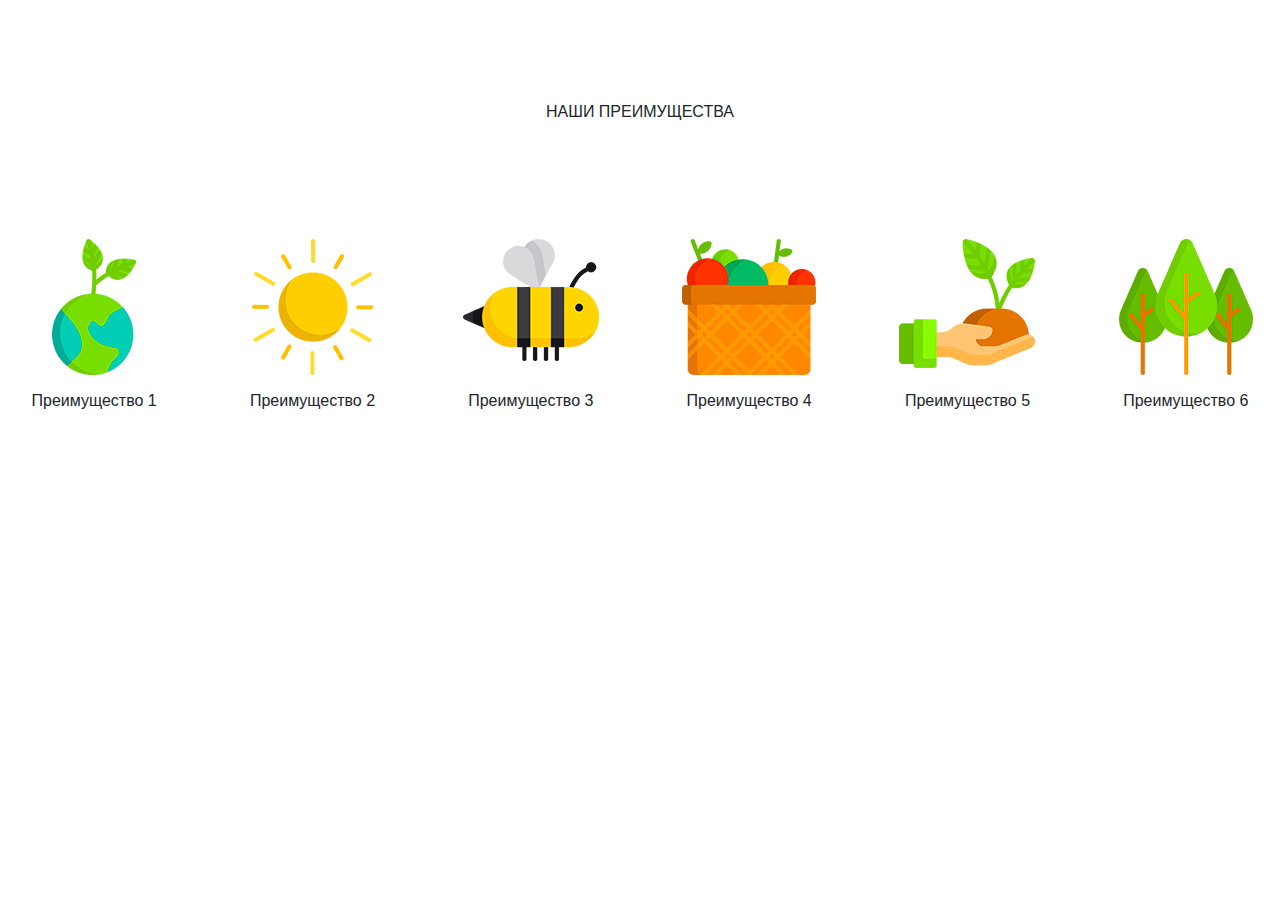
<file: Lesson_8/index.html>
<!DOCTYPE html>
<html lang="en">
  <head>
	<meta charset="UTF-8">
	<title>Bootstrap</title>
	<link rel="stylesheet" href="css/bootstrap.css">
	<link rel="stylesheet" href="css/style.css">
  </head>
  <body>
  	<div class="main">
  		<span>Наши преимущества</span>
  	</div>
  	<div class="flex-container text-center">
  		<div class="row">
  			<div class="col-xs-12 col-sm-6 col-md-4 col-lg-2">
          <div class="flex-item">
            <div class="container">
  				    <img src="image/001-world.png" alt="Преимущество 1">
            </div><p>Преимущество 1</p>
          </div>
  			</div>
  			<div class="col-xs-12 col-sm-6 col-md-4 col-lg-2">
          <div class="flex-item">
            <div class="container">
  				    <img src="image/002-sun.png" alt="Преимущество 2">
            </div><p>Преимущество 2</p>
          </div>
  			</div>
  			<div class="col-xs-12 col-sm-6 col-md-4 col-lg-2">
          <div class="flex-item">
            <div class="container">
  				    <img src="image/003-bee.png" alt="Преимущество 3">
            </div><p>Преимущество 3</p>
          </div>
  			</div>
  			<div class="col-xs-12 col-sm-6 col-md-4 col-lg-2">
          <div class="flex-item">
            <div class="container">
  				    <img src="image/004-fruits.png" alt="Преимущество 4">
            </div><p>Преимущество 4</p>
          </div>
  			</div>
  			<div class="col-xs-12 col-sm-6 col-md-4 col-lg-2">
          <div class="flex-item">
            <div class="container">
  				    <img src="image/005-hand.png" alt="Преимущество 5">
            </div><p>Преимущество 5</p>
          </div>
  			</div>
  			<div class="col-xs-12 col-sm-6 col-md-4 col-lg-2">
          <div class="flex-item">
            <div class="container">
  				    <img src="image/006-forest.png" alt="Преимущество 6">
            </div><p>Преимущество 6</p>
          </div>
  			</div>
  		</div>
  	</div>
  </body>
</html>
</file>
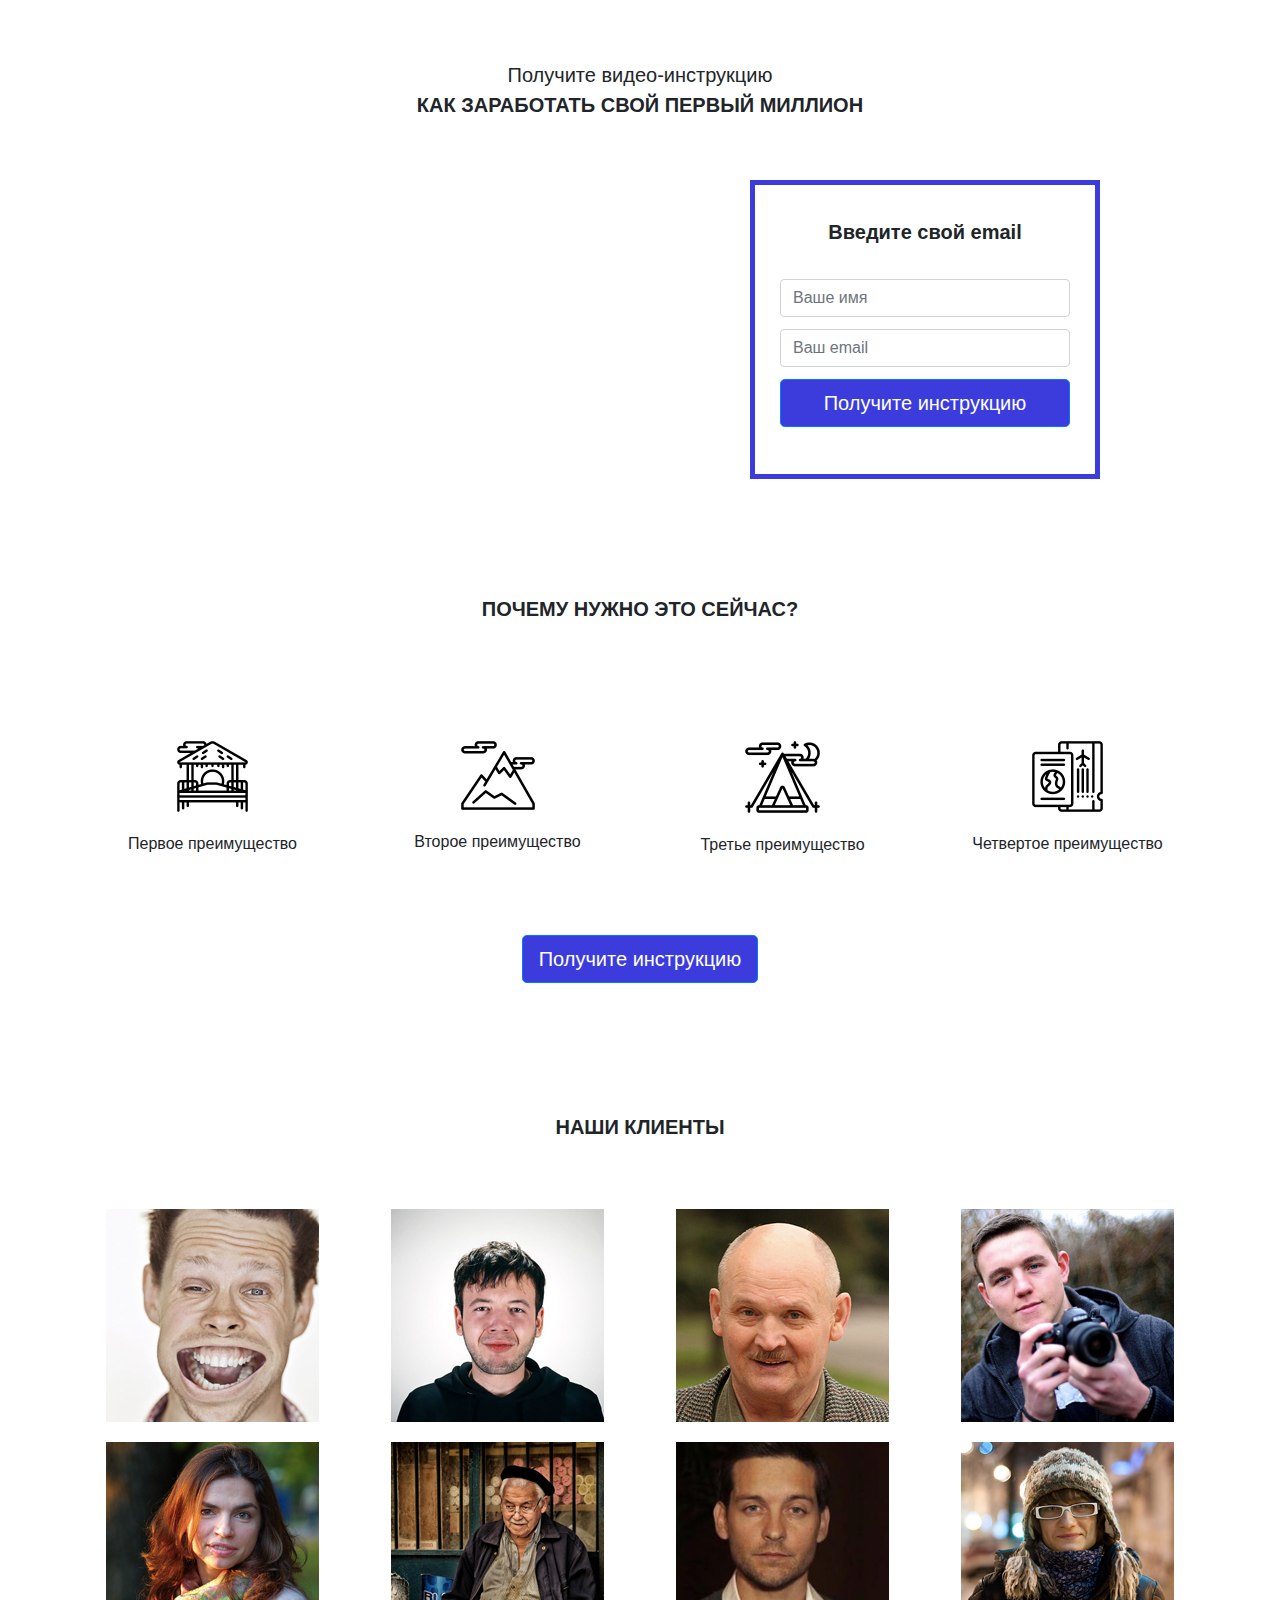
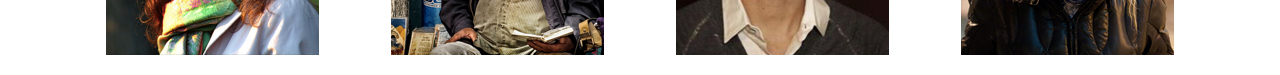
<file: Lesson_9/index.html>
<!DOCTYPE html>
<html lang="en">
  <head>
	<meta charset="UTF-8">
	<title>Bootstrap</title>
	<link rel="stylesheet" href="css/bootstrap.css">
	<link rel="stylesheet" href="css/style.css">
  </head>
  <body>
    <div class="section">
      <div class="container">
        <div class="row">
          <div class="col-lg-8 offset-lg-2">
            <h1 class="header text-center">
              <span>Получите видео-инструкцию</span>
              <strong class="text-uppercase">Как заработать свой первый миллион</strong>
            </h1>
          </div>
        </div>
        <div class="row">
          <div class="col-lg-6 offset-lg-1 col-md-8 offset-md-2 col-xs-12">
            <div class="video">
              <iframe width="100%" height="310" src="https://www.youtube.com/embed/ayVLjyWqMCs" frameborder="0" allow="accelerometer; autoplay; encrypted-media; gyroscope; picture-in-picture" allowfullscreen></iframe>
            </div>
          </div>
          <div class="col-lg-4 offset-lg-0 col-md-8 offset-md-2 col-xs-12">
            <div class="form">
              <h3 class="form-header text-center">Введите свой email</h3>
                <form action="#">
                  <input type="text" class="form-control input-lg form-input" placeholder="Ваше имя">
                  <input type="text" class="form-control input-lg" placeholder="Ваш email">
                  <button class="btn btn-primary btn-lg btn-block form-btn">Получите инструкцию</button>
                </form>
            </div>
          </div>
        </div>
      </div>
    </div>
    <div class="section">
          <div class="container text-center">
            <div class="row">
              <div class="col-lg-12 col-md-12 col-sm-12 col-xs-12 col-xl-12">
                <h1 class="section-header text-center text-uppercase">Почему нужно это сейчас?</h1>
              </div>
            </div>
            <div class="feature text-center">
              <div class="row">
                <div class="col-lg-3 col-md-6 col-sm-12 col-xs-12">
                  <div class="feature-box">
                    <div class="image-box">  
                      <img src="image/001.png" alt="1 преимущество">
                    </div>
                    <p>Первое преимущество</p>
                  </div>
                </div>
                <div class="col-lg-3 col-md-6 col-sm-12 col-xs-12">
                  <div class="feature-box">
                    <div class="image-box">  
                      <img src="image/002.png" alt="2 преимущество">
                    </div>
                    <p>Второе преимущество</p>
                  </div>
                </div>
                <div class="col-lg-3 col-md-6 col-sm-12 col-xs-12">
                  <div class="feature-box">
                    <div class="image-box">  
                      <img src="image/003.png" alt="3 преимущество">
                    </div>
                    <p>Третье преимущество</p>
                  </div>
                </div>
                <div class="col-lg-3 col-md-6 col-sm-12 col-xs-12">
                  <div class="feature-box">
                    <div class="image-box">  
                      <img src="image/004.png" alt="4 преимущество">
                    </div>
                    <p>Четвертое преимущество</p>
                  </div>
                </div>
              </div>
            </div>
            <div class="section-button">
              <button class="btn btn-primary btn-lg form-btn">Получите инструкцию</button>
            </div>
          </div>
      </div>
    <div class="section">
      <div class="container text-center">
        <div class="row">
          <div class="col-lg-12 col-md-12 col-sm-12 col-xs-12">
            <div class="section-clients">
              <h1 class="clients text-center text-uppercase">Наши клиенты</h1>
            </div>
          </div>
        </div>
        <div class="row">
          <div class="col-lg-3 col-sm-6 col-xs-12">
            <div class="our-clients">
              <img src="image/005.png" alt="1 клиент">
            </div>
          </div>
          <div class="col-lg-3 col-sm-6 col-xs-12">
            <div class="our-clients">
              <img src="image/006.png" alt="2 клиент">
            </div>
          </div>
          <div class="col-lg-3 col-sm-6 col-xs-12">
            <div class="our-clients">
              <img src="image/007.png" alt="3 клиент">
            </div>
          </div>
          <div class="col-lg-3 col-sm-6 col-xs-12">
            <div class="our-clients">
              <img src="image/008.png" alt="4 клиент">
            </div>
          </div>
          <div class="col-lg-3 col-sm-6 col-xs-12">
            <div class="our-clients">
              <img src="image/009.png" alt="5 клиент">
            </div>
          </div>
          <div class="col-lg-3 col-sm-6 col-xs-12">
            <div class="our-clients">
              <img src="image/010.png" alt="6 клиент">
            </div>
          </div>
          <div class="col-lg-3 col-sm-6 col-xs-12">
            <div class="our-clients">
              <img src="image/011.png" alt="7 клиент">
            </div>
          </div>
          <div class="col-lg-3 col-sm-6 col-xs-12">
            <div class="our-clients">
              <img src="image/012.png" alt="8 клиент">
            </div>
          </div>
        </div>
      </div>
    </div>
  </body>
</html>
</file>
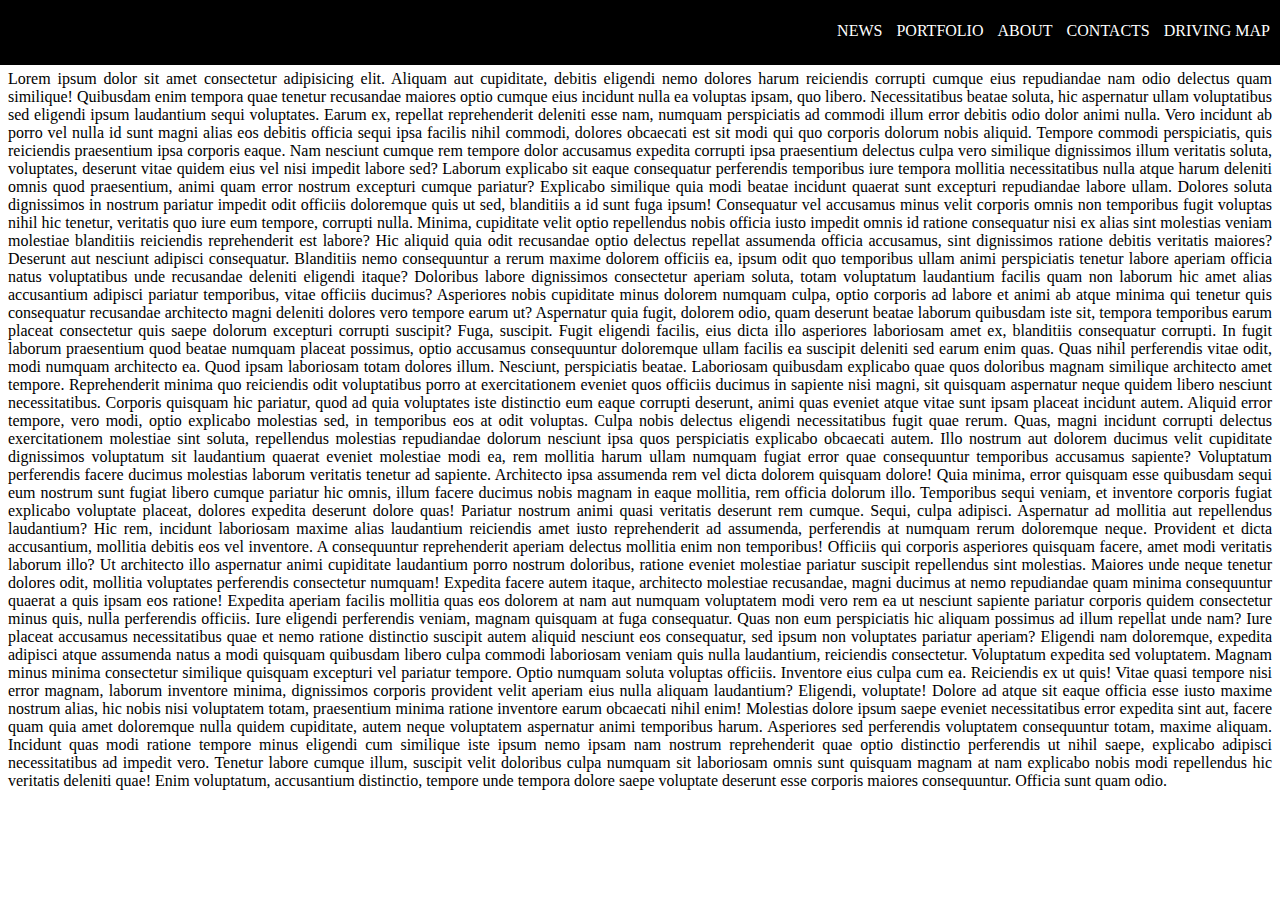
<file: Lesson_6/6.1/index.html>
<!DOCTYPE html>
<html lang="en">
  <head>
  <meta charset="UTF-8">
  <title>Mini book</title>
  <link rel="stylesheet" href="css/style.css">
  </head>
  <body>
  <div class="top">
    <div class="ref">
      <p><a href="Section_1.html">News</a></p>
      <p><a href="Section_2.html">Portfolio</a></p>
      <p><a href="Section_3.html">About</a></p>
      <p><a href="Section_2.html">Contacts</a></p>
      <p><a href="Section_3.html">Driving map</a></p>
    </div>
  </div>
  <div class="text">
    Lorem ipsum dolor sit amet consectetur adipisicing elit. Aliquam aut cupiditate, debitis eligendi nemo dolores harum reiciendis corrupti cumque eius repudiandae nam odio delectus quam similique! Quibusdam enim tempora quae tenetur recusandae maiores optio cumque eius incidunt nulla ea voluptas ipsam, quo libero. Necessitatibus beatae soluta, hic aspernatur ullam voluptatibus sed eligendi ipsum laudantium sequi voluptates. Earum ex, repellat reprehenderit deleniti esse nam, numquam perspiciatis ad commodi illum error debitis odio dolor animi nulla. Vero incidunt ab porro vel nulla id sunt magni alias eos debitis officia sequi ipsa facilis nihil commodi, dolores obcaecati est sit modi qui quo corporis dolorum nobis aliquid. Tempore commodi perspiciatis, quis reiciendis praesentium ipsa corporis eaque. Nam nesciunt cumque rem tempore dolor accusamus expedita corrupti ipsa praesentium delectus culpa vero similique dignissimos illum veritatis soluta, voluptates, deserunt vitae quidem eius vel nisi impedit labore sed? Laborum explicabo sit eaque consequatur perferendis temporibus iure tempora mollitia necessitatibus nulla atque harum deleniti omnis quod praesentium, animi quam error nostrum excepturi cumque pariatur? Explicabo similique quia modi beatae incidunt quaerat sunt excepturi repudiandae labore ullam. Dolores soluta dignissimos in nostrum pariatur impedit odit officiis doloremque quis ut sed, blanditiis a id sunt fuga ipsum! Consequatur vel accusamus minus velit corporis omnis non temporibus fugit voluptas nihil hic tenetur, veritatis quo iure eum tempore, corrupti nulla. Minima, cupiditate velit optio repellendus nobis officia iusto impedit omnis id ratione consequatur nisi ex alias sint molestias veniam molestiae blanditiis reiciendis reprehenderit est labore? Hic aliquid quia odit recusandae optio delectus repellat assumenda officia accusamus, sint dignissimos ratione debitis veritatis maiores? Deserunt aut nesciunt adipisci consequatur. Blanditiis nemo consequuntur a rerum maxime dolorem officiis ea, ipsum odit quo temporibus ullam animi perspiciatis tenetur labore aperiam officia natus voluptatibus unde recusandae deleniti eligendi itaque? Doloribus labore dignissimos consectetur aperiam soluta, totam voluptatum laudantium facilis quam non laborum hic amet alias accusantium adipisci pariatur temporibus, vitae officiis ducimus? Asperiores nobis cupiditate minus dolorem numquam culpa, optio corporis ad labore et animi ab atque minima qui tenetur quis consequatur recusandae architecto magni deleniti dolores vero tempore earum ut? Aspernatur quia fugit, dolorem odio, quam deserunt beatae laborum quibusdam iste sit, tempora temporibus earum placeat consectetur quis saepe dolorum excepturi corrupti suscipit? Fuga, suscipit. Fugit eligendi facilis, eius dicta illo asperiores laboriosam amet ex, blanditiis consequatur corrupti. In fugit laborum praesentium quod beatae numquam placeat possimus, optio accusamus consequuntur doloremque ullam facilis ea suscipit deleniti sed earum enim quas. Quas nihil perferendis vitae odit, modi numquam architecto ea. Quod ipsam laboriosam totam dolores illum. Nesciunt, perspiciatis beatae. Laboriosam quibusdam explicabo quae quos doloribus magnam similique architecto amet tempore. Reprehenderit minima quo reiciendis odit voluptatibus porro at exercitationem eveniet quos officiis ducimus in sapiente nisi magni, sit quisquam aspernatur neque quidem libero nesciunt necessitatibus. Corporis quisquam hic pariatur, quod ad quia voluptates iste distinctio eum eaque corrupti deserunt, animi quas eveniet atque vitae sunt ipsam placeat incidunt autem. Aliquid error tempore, vero modi, optio explicabo molestias sed, in temporibus eos at odit voluptas. Culpa nobis delectus eligendi necessitatibus fugit quae rerum. Quas, magni incidunt corrupti delectus exercitationem molestiae sint soluta, repellendus molestias repudiandae dolorum nesciunt ipsa quos perspiciatis explicabo obcaecati autem. Illo nostrum aut dolorem ducimus velit cupiditate dignissimos voluptatum sit laudantium quaerat eveniet molestiae modi ea, rem mollitia harum ullam numquam fugiat error quae consequuntur temporibus accusamus sapiente? Voluptatum perferendis facere ducimus molestias laborum veritatis tenetur ad sapiente. Architecto ipsa assumenda rem vel dicta dolorem quisquam dolore! Quia minima, error quisquam esse quibusdam sequi eum nostrum sunt fugiat libero cumque pariatur hic omnis, illum facere ducimus nobis magnam in eaque mollitia, rem officia dolorum illo. Temporibus sequi veniam, et inventore corporis fugiat explicabo voluptate placeat, dolores expedita deserunt dolore quas! Pariatur nostrum animi quasi veritatis deserunt rem cumque. Sequi, culpa adipisci. Aspernatur ad mollitia aut repellendus laudantium? Hic rem, incidunt laboriosam maxime alias laudantium reiciendis amet iusto reprehenderit ad assumenda, perferendis at numquam rerum doloremque neque. Provident et dicta accusantium, mollitia debitis eos vel inventore. A consequuntur reprehenderit aperiam delectus mollitia enim non temporibus! Officiis qui corporis asperiores quisquam facere, amet modi veritatis laborum illo? Ut architecto illo aspernatur animi cupiditate laudantium porro nostrum doloribus, ratione eveniet molestiae pariatur suscipit repellendus sint molestias. Maiores unde neque tenetur dolores odit, mollitia voluptates perferendis consectetur numquam! Expedita facere autem itaque, architecto molestiae recusandae, magni ducimus at nemo repudiandae quam minima consequuntur quaerat a quis ipsam eos ratione! Expedita aperiam facilis mollitia quas eos dolorem at nam aut numquam voluptatem modi vero rem ea ut nesciunt sapiente pariatur corporis quidem consectetur minus quis, nulla perferendis officiis. Iure eligendi perferendis veniam, magnam quisquam at fuga consequatur. Quas non eum perspiciatis hic aliquam possimus ad illum repellat unde nam? Iure placeat accusamus necessitatibus quae et nemo ratione distinctio suscipit autem aliquid nesciunt eos consequatur, sed ipsum non voluptates pariatur aperiam? Eligendi nam doloremque, expedita adipisci atque assumenda natus a modi quisquam quibusdam libero culpa commodi laboriosam veniam quis nulla laudantium, reiciendis consectetur. Voluptatum expedita sed voluptatem. Magnam minus minima consectetur similique quisquam excepturi vel pariatur tempore. Optio numquam soluta voluptas officiis. Inventore eius culpa cum ea. Reiciendis ex ut quis! Vitae quasi tempore nisi error magnam, laborum inventore minima, dignissimos corporis provident velit aperiam eius nulla aliquam laudantium? Eligendi, voluptate! Dolore ad atque sit eaque officia esse iusto maxime nostrum alias, hic nobis nisi voluptatem totam, praesentium minima ratione inventore earum obcaecati nihil enim! Molestias dolore ipsum saepe eveniet necessitatibus error expedita sint aut, facere quam quia amet doloremque nulla quidem cupiditate, autem neque voluptatem aspernatur animi temporibus harum. Asperiores sed perferendis voluptatem consequuntur totam, maxime aliquam. Incidunt quas modi ratione tempore minus eligendi cum similique iste ipsum nemo ipsam nam nostrum reprehenderit quae optio distinctio perferendis ut nihil saepe, explicabo adipisci necessitatibus ad impedit vero. Tenetur labore cumque illum, suscipit velit doloribus culpa numquam sit laboriosam omnis sunt quisquam magnam at nam explicabo nobis modi repellendus hic veritatis deleniti quae! Enim voluptatum, accusantium distinctio, tempore unde tempora dolore saepe voluptate deserunt esse corporis maiores consequuntur. Officia sunt quam odio.
  </div>
  </body>
</html>
</file>
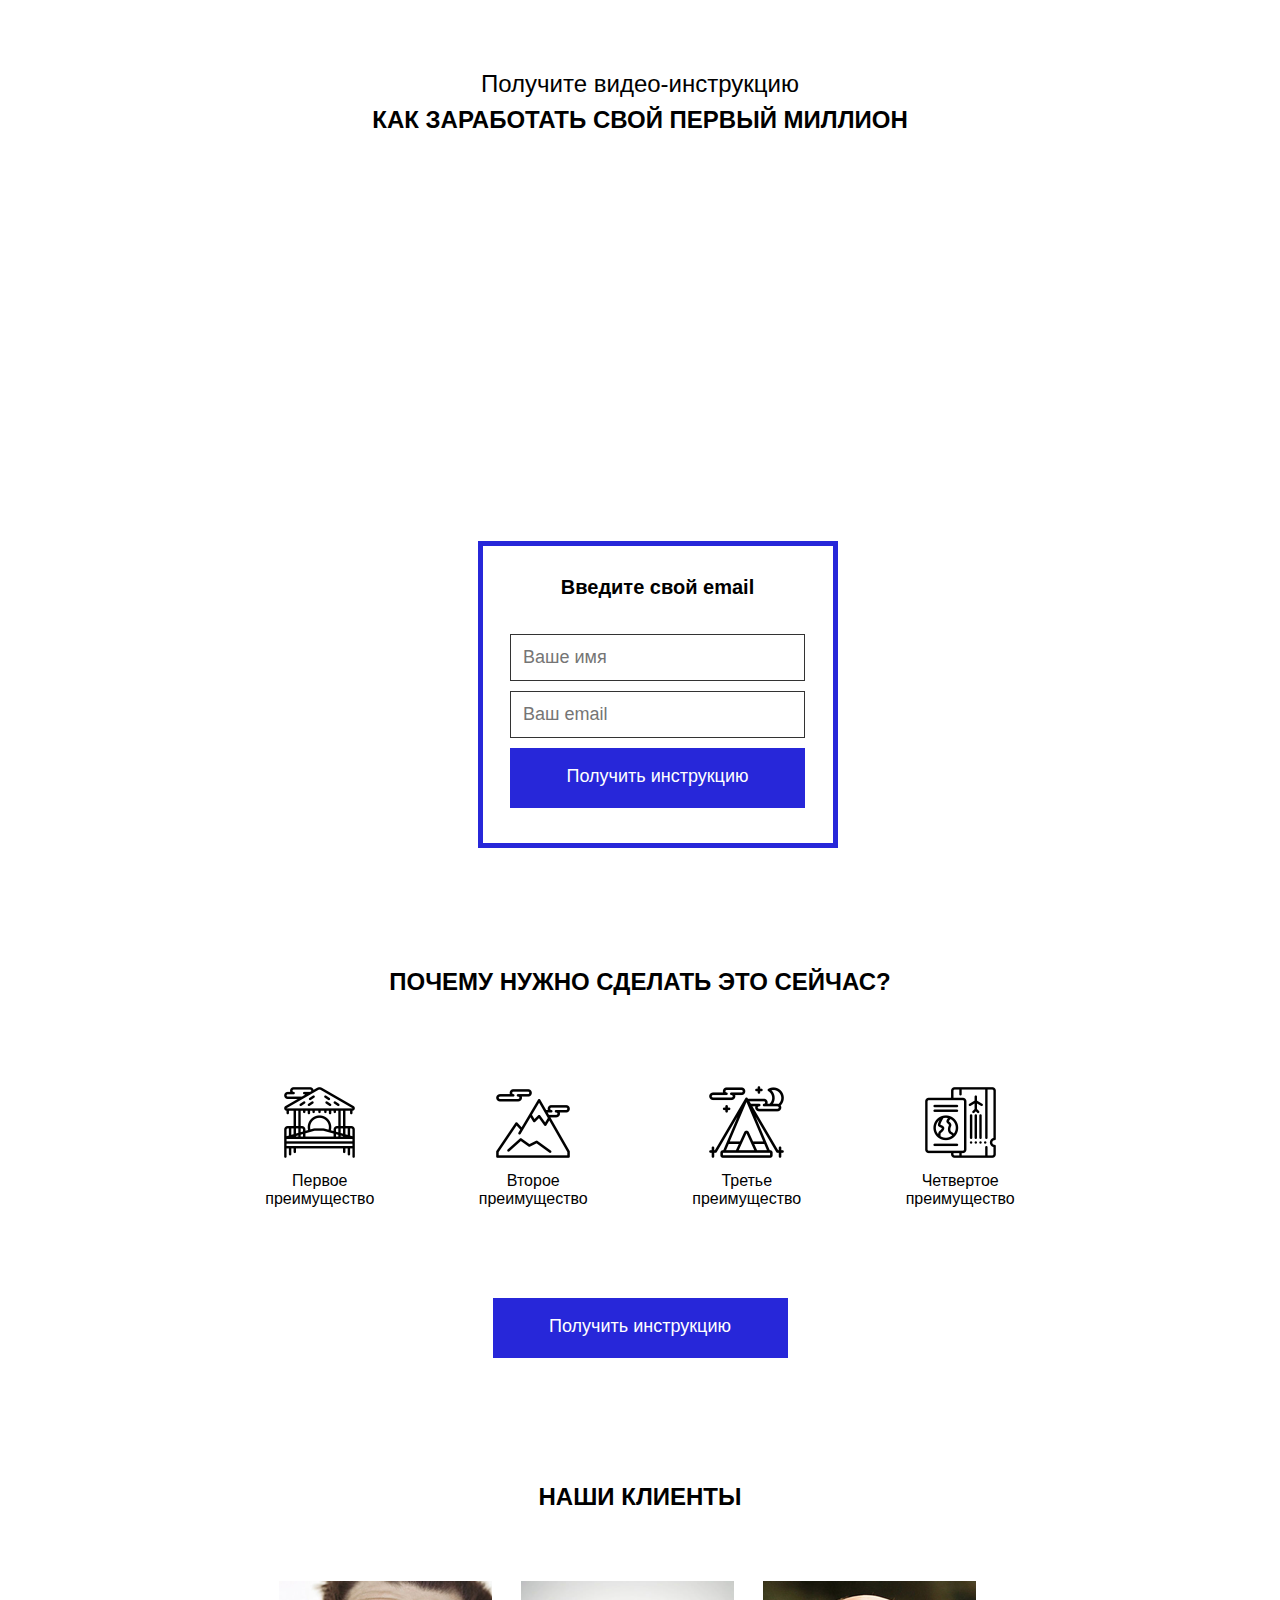
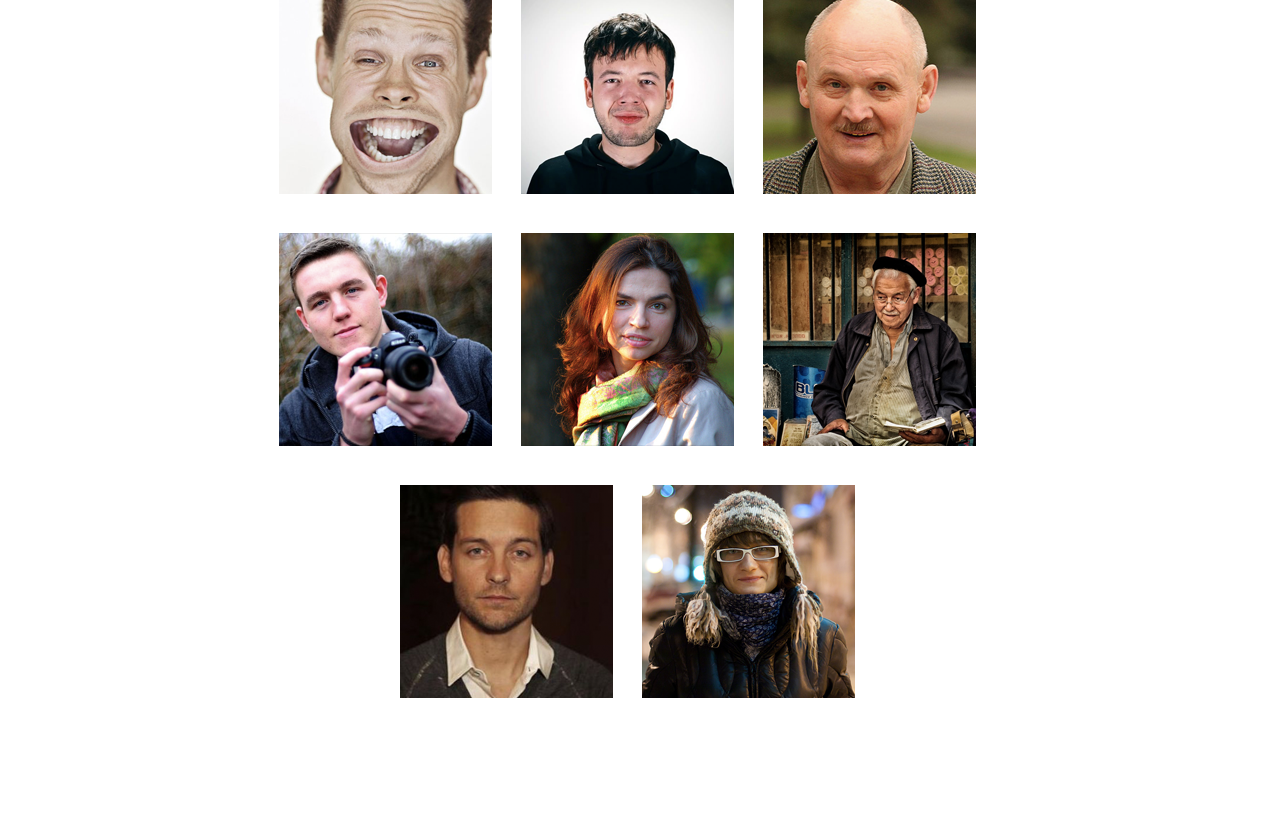
<file: Lesson_7/Site/index.html>
<!DOCTYPE html>
<html lang="en">
  <head>
	<meta charset="UTF-8">
	<title>My first site</title>
	<link rel="stylesheet" href="css/reset.min.css">
	<link rel="stylesheet" href="css/style.css">
  </head>
  <body>
  	<div class="main">
		<div class="section-1">
			<h1 class="header"><span>Получите видео-инструкцию</span>Как заработать свой первый миллион</h1>
		</div>
		<div class="section-2">
			<div class="video">
				<iframe width="555" height="315" src="https://www.youtube.com/embed/ayVLjyWqMCs?controls=0" frameborder="0" allow="accelerometer; autoplay; encrypted-media; gyroscope; picture-in-picture" allowfullscreen></iframe>
			</div>
			<div class="form">
				<div class="form-header"><h2><strong>Введите свой email</strong></h2></div>
				<form action="#">
					<input class="inpt" type="text" placeholder="Ваше имя">
					<input class="inpt" type="text" placeholder="Ваш email">
					<botton>Получить инструкцию</botton>
				</form>
			</div>
		</div>
		<div class="section-3">
			<h2 class="header">Почему нужно сделать это сейчас?</h2>
			<div class="icon">
				<div class="col">
					<img src="image/001.png" alt="Первое преимущество">
					<p>Первое <br>преимущество</p>
				</div>
				<div class="col">
					<img src="image/002.png" alt="Второе преимущество">
					<p>Второе <br>преимущество</p>
				</div>
				<div class="col">
					<img src="image/003.png" alt="Третье преимущество">
					<p>Третье <br>преимущество</p>
				</div>
				<div class="col">
					<img src="image/004.png" alt="Четвертое преимущество">
					<p>Четвертое <br>преимущество</p>
				</div>
			</div>
			<div class="botton-2">
				<form action="#"><botton>Получить инструкцию</botton></form>
			</div>
		</div>
		<div class="section-4">
			<h2 class="clients-board">Наши клиенты</h2>
			<div class="colomn"><img src="image/005.png" alt="Первый клиент"></div>
			<div class="colomn"><img src="image/006.png" alt="Второй клиент"></div>
			<div class="colomn"><img src="image/007.png" alt="третий клиент"></div>
			<div class="colomn"><img src="image/008.png" alt="четвертый клиент"></div>
			<div class="colomn"><img src="image/009.png" alt="пятый клиент"></div>
			<div class="colomn"><img src="image/010.png" alt="шестой клиент"></div>
			<div class="colomn"><img src="image/011.png" alt="седьмой клиент"></div>
			<div class="colomn"><img src="image/012.png" alt="восьмой клиент"></div>
		</div>
	</div>
  </body>
</html>
</file>
<file: Lesson_8/css/style.css>
.main{
	text-align: center;
	padding-top: 100px;
	padding-bottom: 115px;
}
span{
	text-transform: uppercase;
}
.flex-item{
	display: inline-flex;
	flex-direction: column;
	justify-content: space-between;
	height: 190px;
}
</file>
<file: Lesson_9/css/style.css>
.header{
	font-size: 20px;
	line-height: 1.5;
	margin: 60px auto;
	font-weight: 0;
}
.header span{
	display: block;
	font-weight: 400;
}
.form{
	border: 5px solid #3c3cdd;
	padding: 35px 25px;
}
.form-header, .section-header, .clients, .header strong{
	font-weight: 800;
	font-size: 20px;
	margin-bottom: 35px;
}
.video{
	margin-bottom: 30px;
}
.form-btn{
	margin: 12px auto;
	background-color: #3c3cdd;
}
.section-header{
	margin: 70px auto;
}
.feature{
	margin: 50px auto;
}
.image-box, .our-clients{
	margin-bottom: 20px;
}
.form-input{
	margin-bottom: 12px;
}
.section-button{
	margin-bottom: 50px;
}
.clients{
	margin: 70px auto;
}
</file>
<file: Lesson_6/6.1/css/style.css>
.top{
	width: 100%;
	height: 65px;
	background-color: #000;
	color: #fff;
	position: fixed;
	left: 0;
	top: 0;
}
.text{
	margin-top: 70px;
	text-align: justify;
}
p{
	display: inline-block;
	padding-left: 10px;
	text-transform: uppercase;
}
.ref{
	text-align: right;
	margin: 6px 10px 10px 10px;
}
.icon{
  text-align: left;
}
a{
	color: #fff;
	text-decoration: none;
}
</file>
<file: Lesson_7/Site/css/style.css>
*{
	box-sizing: border-box;
}
.main{
	text-align: center;
	font-family: Tahoma, sans-serif;
}
.section-1{
	margin-top: 70px;
	margin-bottom: 85px;
}
.header, .section-4 h2 {
	text-transform: uppercase;
	font-weight: 900;
	font-size: 24px;
}
.section-1 span{
	text-transform: none;
	display: block;
	margin-bottom: 8px;
}
.section-2, .section-4{
	padding-left: 15%;
	padding-right: 15%;
	margin-bottom: 120px;
}
.video{
	display: inline-block;
	width: 555px;
	height: 322px;
	vertical-align: top;
}
.form{
	display: inline-block;
	border: 5px solid #2727d9;
	font-size: 20px;
	width: 360px;
	height: 307px;
	margin-left: 35px;
}
.form-header{
	font-size: 20px;
	margin-left: auto;
	margin-right: auto;
	margin-bottom: 35px;
	margin-top: 30px;
}
.inpt{
	width: 295px;
	padding: 12px;
	display: block;
	margin-bottom: 10px;
	margin-left: auto;
	margin-right: auto;
	border: 1px solid #333;
	font-size: 18px;
}
botton{
	display: inline-block;
	font-size: 18px;
	width: 295px;
	height: 60px;
	padding: 18px 0px;
	background-color: #2727d9;
	color: #fff;
	margin-bottom: 25px;
}
.col{
	display: inline-block;
	text-align: center;
	margin: 90px 50px;
	font-size: 16px;
}
.icon p{
	margin-top: 10px;
}
.botton-2{
	margin-bottom: 70px;
}
.section-4{
	text-align: center;
	margin-bottom: 100px;
}
.clients-board{
	margin-top: 100px;
	margin-bottom: 70px;
}
.colomn{
	display: inline-block;
	margin-right: 25px;
	margin-bottom: 35px;
}
</file>
